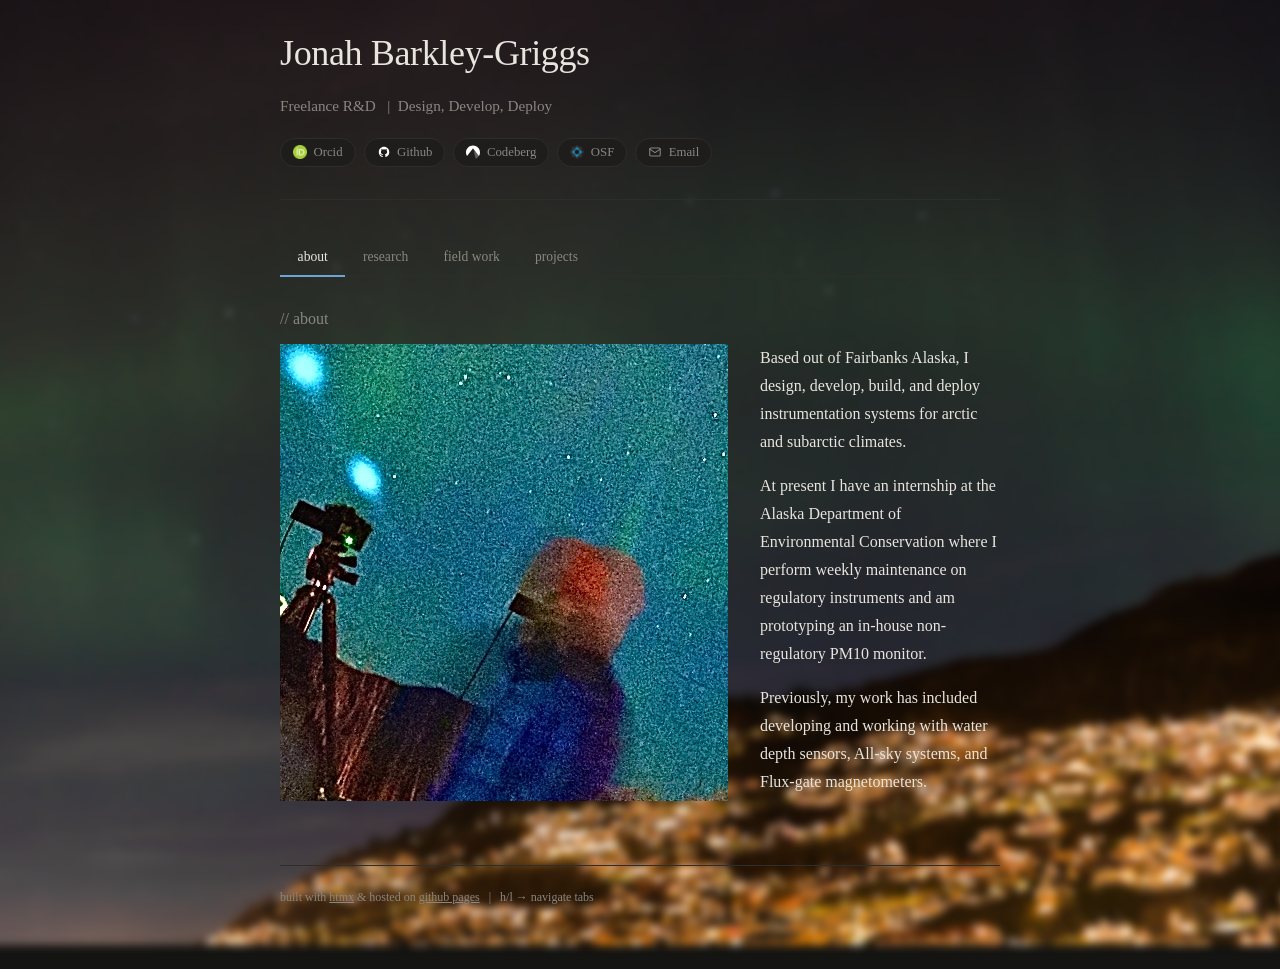
<file: index.html>
<!DOCTYPE html>
<html lang="en">
  <head>
    <meta charset="UTF-8" />
    <meta name="viewport" content="width=device-width, initial-scale=1.0" />
    <meta name="google-site-verification" content="KJeWqQTkk-X4gULXFw3VEvosNWEAcsPWlkD49jURq_0" />
    <meta name="description" content="Jonah Barkley-Griggs - freelance R&D, design, develop, deploy.">
    <meta name="color-scheme" content="dark">
    <title>Jonah Barkley-Griggs</title>
    <link rel="preconnect" href="https://fonts.googleapis.com" />
    <link rel="preconnect" href="https://fonts.gstatic.com" crossorigin />
    <link rel="stylesheet" href="style.css" />
    <link rel="icon" href="icons/favicon.png" type="image/png">
    <link href="https://fonts.googleapis.com/css2?family=IBM+Plex+Mono:wght@400;500&family=IBM+Plex+Sans:wght@400;500&display=swap" rel="stylesheet" />
    <script src="js/htmx.min.js" defer></script>
  </head>
  <body>
    <div class="page">

      <header>
        <h1 class="name">Jonah Barkley-Griggs</h1>
        <p class="tagline">Freelance R&amp;D &ensp;|&ensp;Design, Develop, Deploy </p>

        <!-- ── link bar: add / remove pills as needed ── -->
        <div class="links">

          <a class="link-pill" href="https://orcid.org/0009-0007-9132-3954" target="_blank" rel="noopener">
            <!-- ORCID icon -->
            <img src="icons/orcid.svg" alt="" aria-hidden="true" width="14" height="14" />
            Orcid
          </a>

          <a class="link-pill" href="https://github.com/Jsbarkleygriggs" target="_blank" rel="noopener">
            <!-- Github / git icon -->
            <img src="icons/Github.svg" alt="" aria-hidden="true" width="14" height="14" />
            Github
          </a>

          <a class="link-pill" href="https://codeberg.org/J_S_Barkely-Griggs" target="_blank" rel="noopener">
            <!-- Codeberg / git icon -->
            <img src="icons/Codeberg.svg" alt="" aria-hidden="true" width="14" height="14" />
            Codeberg
          </a>

          <a class="link-pill" href="https://osf.io/user/9reum" target="_blank" rel="noopener">
            <!-- OSF / git icon -->
            <img src="icons/OSF.svg" alt="" aria-hidden="true" width="14" height="14" />
            OSF
          </a>

          <a class="link-pill" href="mailto:jbarkleygriggs@gmail.com">
            <svg viewBox="0 0 24 24" aria-hidden="true">
              <rect x="3" y="5" width="18" height="14" rx="2"/>
              <path d="M3 7l9 6 9-6"/>
            </svg>
            Email
          </a>

        </div>
      </header>

      <!-- ── tab nav: each button swaps #content via HTMX ── -->
      <nav id="tabs">
        <div class="tab active"
          hx-get="partials/about.html"
          hx-target="#content"
          hx-swap="innerHTML"
          hx-on:click="setActive(this)">
          about
        </div>
        <div class="tab"
          hx-get="partials/research.html"
          hx-target="#content"
          hx-swap="innerHTML"
          hx-on:click="setActive(this)">
          research
        </div>
        <div class="tab"
          hx-get="partials/fieldwork.html"
          hx-target="#content"
          hx-swap="innerHTML"
          hx-on:click="setActive(this)">
          field work
        </div>
        <div class="tab"
          hx-get="partials/projects.html"
          hx-target="#content"
          hx-swap="innerHTML"
          hx-on:click="setActive(this)">
          projects
        </div>
      </nav>

      <main id="content">
        <div hx-get="partials/about.html" hx-trigger="load">
          loading...
        </div>
      </main>

      <footer>
        built with <a href="https://htmx.org" style="color:inherit">htmx</a> &amp;
        hosted on <a href="https://pages.github.com" style="color:inherit">github pages</a>
        &nbsp; | &nbsp;
        h/l → navigate tabs
      </footer>

    </div>

    <script>
      function setActive(el) {
        document.querySelectorAll('.tab').forEach(t => t.classList.remove('active'));
        el.classList.add('active');
      }
    </script>

    <script>
      document.addEventListener('keydown', (e) => {
        const tabs = [...document.querySelectorAll('.tab')];
        const current = tabs.findIndex(t => t.classList.contains('active'));

        if (e.key === 'h') {
          const prev = (current - 1 + tabs.length) % tabs.length;
          tabs[prev].click();
        }

        if (e.key === 'l') {
          const next = (current + 1) % tabs.length;
          tabs[next].click();
        }
      });
    </script>

    <script>
      window.addEventListener('DOMContentLoaded', () => {
        const hash = location.hash;
        if (!hash) return;
        const tabName = hash.slice(1).split('-')[0];
        const tab = [...document.querySelectorAll('.tab')]
          .find(t => t.getAttribute('hx-get') === `partials/${tabName}.html`);
        if (tab) htmx.trigger(tab, 'click');
      });

      document.addEventListener('click', e => {
        const a = e.target.closest('.anchor-link');
        if (a) {
          const activeTab = document.querySelector('.tab.active').getAttribute('hx-get').replace('partials/', '').replace('.html', '');
          const url = `${location.origin}${location.pathname}#${activeTab}-${a.hash.slice(1)}`;
          navigator.clipboard.writeText(url);
        }
      });
    </script>

    <script>
      document.addEventListener('htmx:afterSwap', () => {
        const el = document.getElementById(location.hash.split('-').slice(1).join('-'));
        if (el) el.scrollIntoView();
      });
    </script>

  </body>
</html>
</file>
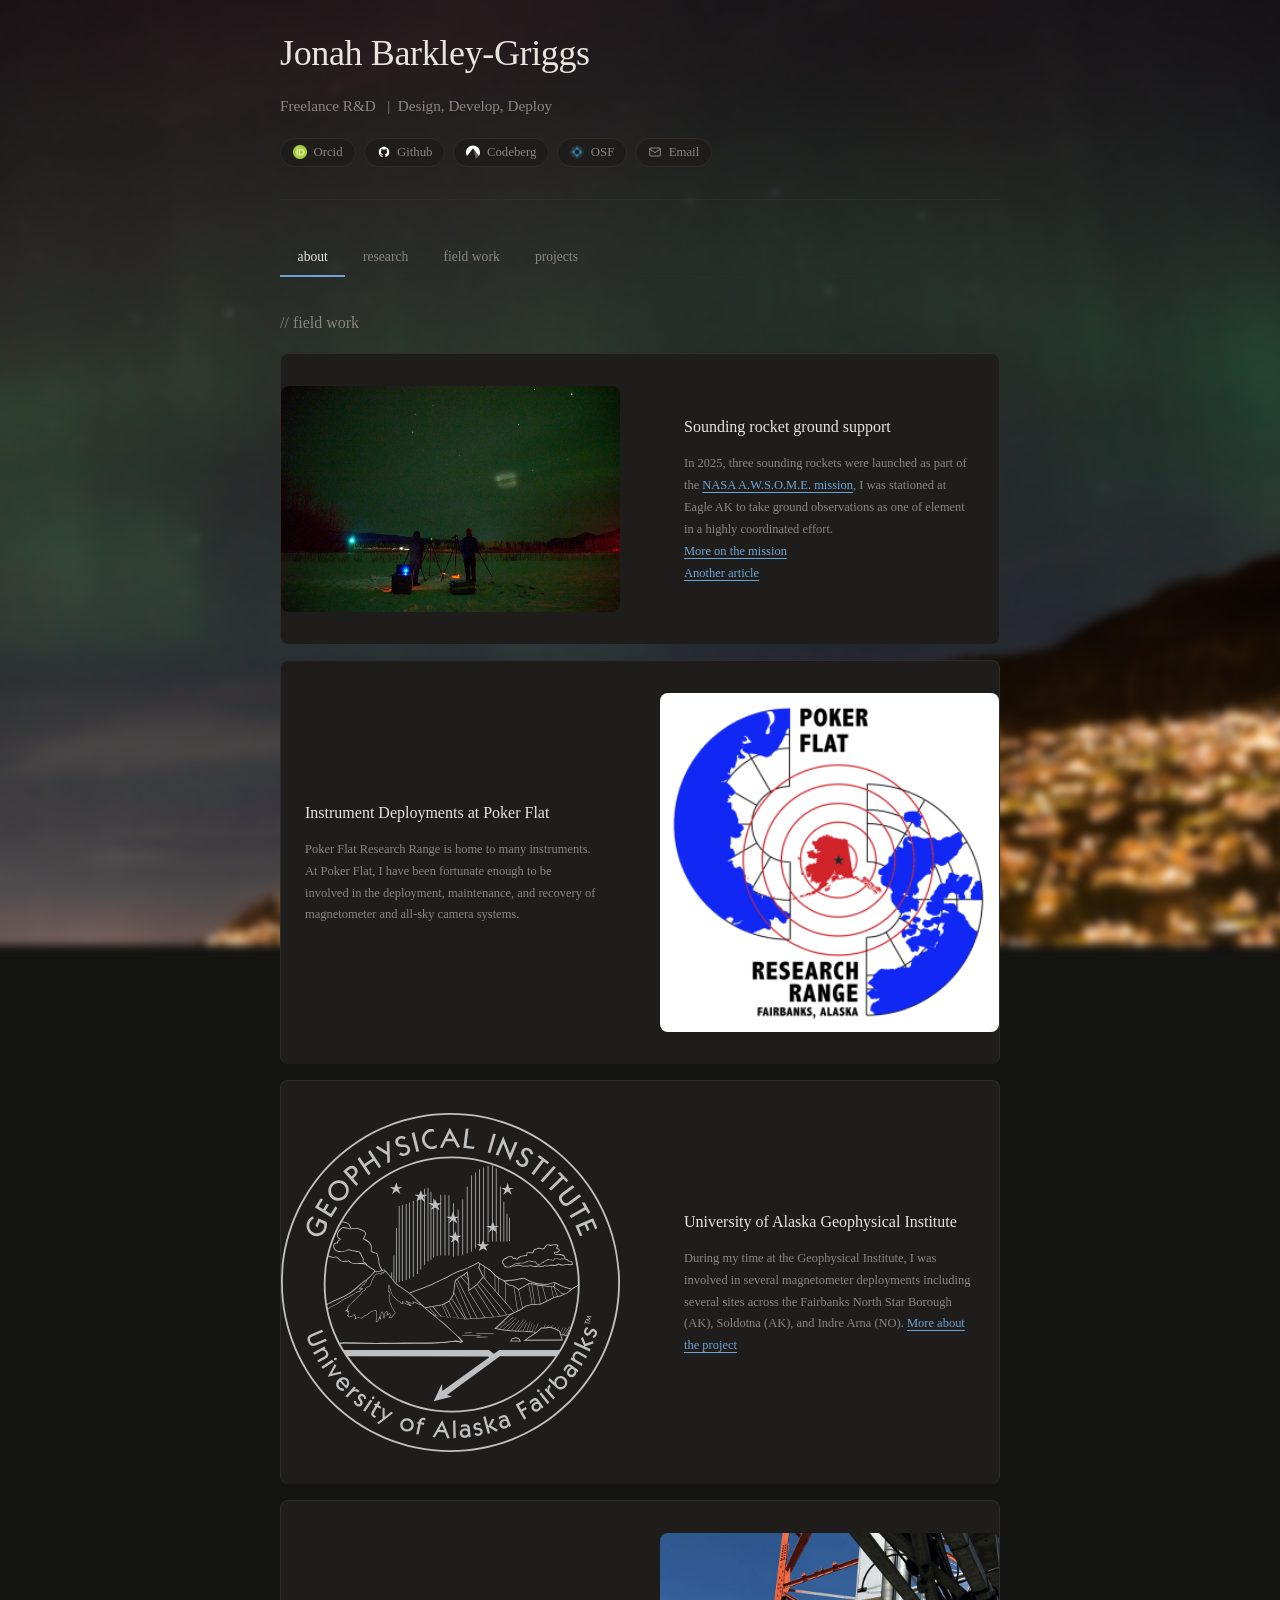
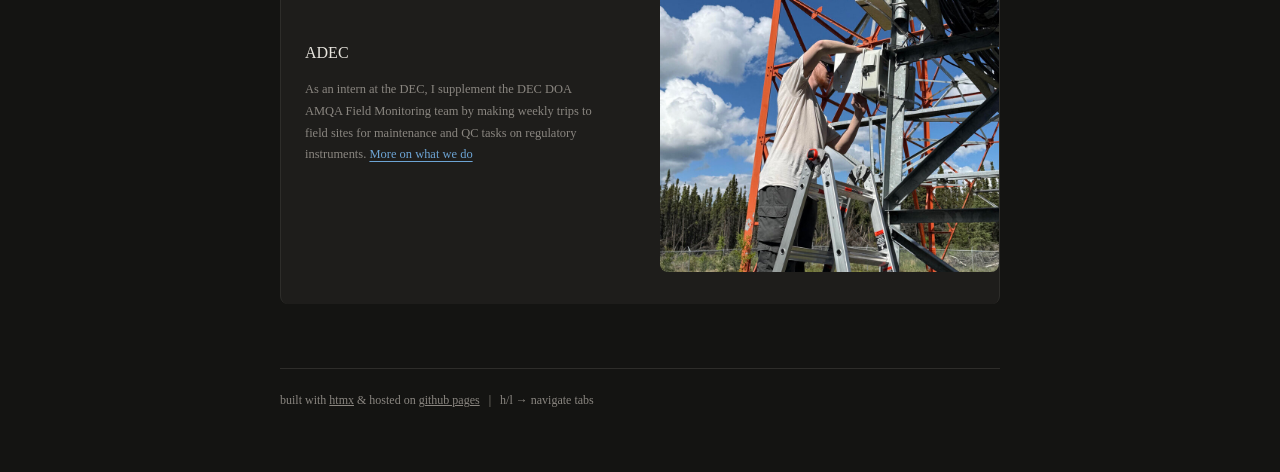
<file: fieldwork.html>
<!DOCTYPE html>
<html lang="en">
  <head>
    <meta charset="UTF-8" />
    <meta name="viewport" content="width=device-width, initial-scale=1.0" />
    <meta name="google-site-verification" content="KJeWqQTkk-X4gULXFw3VEvosNWEAcsPWlkD49jURq_0" />
    <meta name="description" content="Jonah Barkley-Griggs - freelance R&D, design, develop, deploy.">
    <meta name="color-scheme" content="dark">
    <title>Jonah Barkley-Griggs</title>
    <link rel="preconnect" href="https://fonts.googleapis.com" />
    <link rel="preconnect" href="https://fonts.gstatic.com" crossorigin />
    <link rel="stylesheet" href="style.css" />
    <link rel="icon" href="icons/favicon.png" type="image/png">
    <link href="https://fonts.googleapis.com/css2?family=IBM+Plex+Mono:wght@400;500&family=IBM+Plex+Sans:wght@400;500&display=swap" rel="stylesheet" />
    <script src="js/htmx.min.js" defer></script>
  </head>
  <body>
    <div class="page">

      <header>
        <h1 class="name">Jonah Barkley-Griggs</h1>
        <p class="tagline">Freelance R&amp;D &ensp;|&ensp;Design, Develop, Deploy </p>

        <!-- ── link bar: add / remove pills as needed ── -->
        <div class="links">

          <a class="link-pill" href="https://orcid.org/0009-0007-9132-3954" target="_blank" rel="noopener">
            <!-- ORCID icon -->
            <img src="icons/orcid.svg" alt="" aria-hidden="true" width="14" height="14" />
            Orcid
          </a>

          <a class="link-pill" href="https://github.com/Jsbarkleygriggs" target="_blank" rel="noopener">
            <!-- Github / git icon -->
            <img src="icons/Github.svg" alt="" aria-hidden="true" width="14" height="14" />
            Github
          </a>

          <a class="link-pill" href="https://codeberg.org/J_S_Barkely-Griggs" target="_blank" rel="noopener">
            <!-- Codeberg / git icon -->
            <img src="icons/Codeberg.svg" alt="" aria-hidden="true" width="14" height="14" />
            Codeberg
          </a>

          <a class="link-pill" href="https://osf.io/user/9reum" target="_blank" rel="noopener">
            <!-- OSF / git icon -->
            <img src="icons/OSF.svg" alt="" aria-hidden="true" width="14" height="14" />
            OSF
          </a>

          <a class="link-pill" href="mailto:jbarkleygriggs@gmail.com">
            <svg viewBox="0 0 24 24" aria-hidden="true">
              <rect x="3" y="5" width="18" height="14" rx="2"/>
              <path d="M3 7l9 6 9-6"/>
            </svg>
            Email
          </a>

        </div>
      </header>

      <!-- ── tab nav: each button swaps #content via HTMX ── -->
      <nav id="tabs">
        <div class="tab active"
          hx-get="partials/about.html"
          hx-target="#content"
          hx-swap="innerHTML"
          hx-on:click="setActive(this)">
          about
        </div>
        <div class="tab"
          hx-get="partials/research.html"
          hx-target="#content"
          hx-swap="innerHTML"
          hx-on:click="setActive(this)">
          research
        </div>
        <div class="tab"
          hx-get="partials/fieldwork.html"
          hx-target="#content"
          hx-swap="innerHTML"
          hx-on:click="setActive(this)">
          field work
        </div>
        <div class="tab"
          hx-get="partials/projects.html"
          hx-target="#content"
          hx-swap="innerHTML"
          hx-on:click="setActive(this)">
          projects
        </div>
      </nav>

      <main id="content">
        <div hx-get="partials/fieldwork.html" hx-trigger="load">
          loading...
        </div>
      </main>

      <footer>
        built with <a href="https://htmx.org" style="color:inherit">htmx</a> &amp;
        hosted on <a href="https://pages.github.com" style="color:inherit">github pages</a>
        &nbsp; | &nbsp;
        h/l → navigate tabs
      </footer>

    </div>

    <script>
      function setActive(el) {
        document.querySelectorAll('.tab').forEach(t => t.classList.remove('active'));
        el.classList.add('active');
      }
    </script>

    <script>
      document.addEventListener('keydown', (e) => {
        const tabs = [...document.querySelectorAll('.tab')];
        const current = tabs.findIndex(t => t.classList.contains('active'));

        if (e.key === 'h') {
          const prev = (current - 1 + tabs.length) % tabs.length;
          tabs[prev].click();
        }

        if (e.key === 'l') {
          const next = (current + 1) % tabs.length;
          tabs[next].click();
        }
      });
    </script>

    <script>
      window.addEventListener('DOMContentLoaded', () => {
        const hash = location.hash;
        if (!hash) return;
        const tabName = hash.slice(1).split('-')[0];
        const tab = [...document.querySelectorAll('.tab')]
          .find(t => t.getAttribute('hx-get') === `partials/${tabName}.html`);
        if (tab) htmx.trigger(tab, 'click');
      });

      document.addEventListener('click', e => {
        const a = e.target.closest('.anchor-link');
        if (a) {
          const activeTab = document.querySelector('.tab.active').getAttribute('hx-get').replace('partials/', '').replace('.html', '');
          const url = `${location.origin}${location.pathname}#${activeTab}-${a.hash.slice(1)}`;
          navigator.clipboard.writeText(url);
        }
      });
    </script>

    <script>
      document.addEventListener('htmx:afterSwap', () => {
        const el = document.getElementById(location.hash.split('-').slice(1).join('-'));
        if (el) el.scrollIntoView();
      });
    </script>

  </body>
</html>
</file>
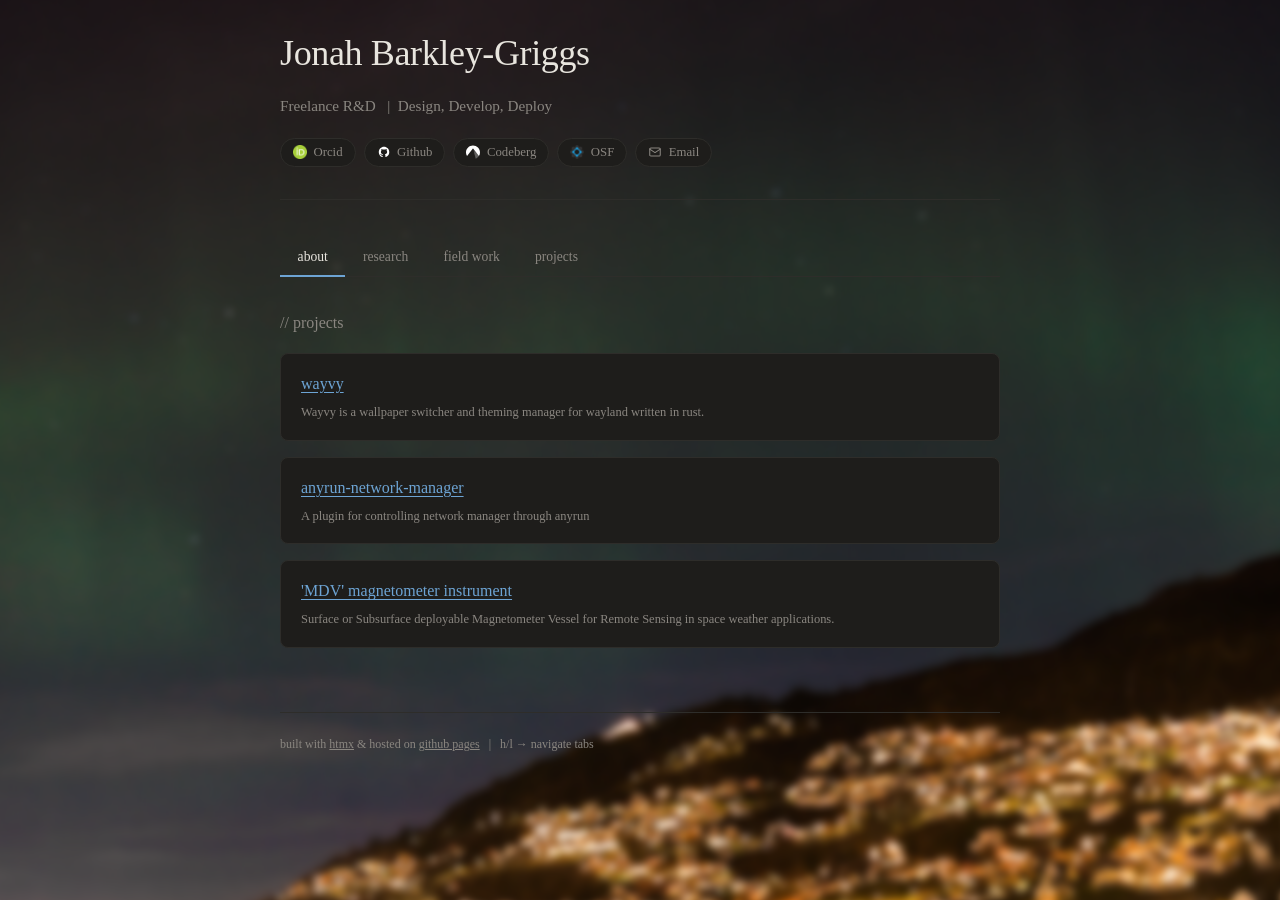
<file: projects.html>
<!DOCTYPE html>
<html lang="en">
  <head>
    <meta charset="UTF-8" />
    <meta name="viewport" content="width=device-width, initial-scale=1.0" />
    <meta name="google-site-verification" content="KJeWqQTkk-X4gULXFw3VEvosNWEAcsPWlkD49jURq_0" />
    <meta name="description" content="Jonah Barkley-Griggs - freelance R&D, design, develop, deploy.">
    <meta name="color-scheme" content="dark">
    <title>Jonah Barkley-Griggs</title>
    <link rel="preconnect" href="https://fonts.googleapis.com" />
    <link rel="preconnect" href="https://fonts.gstatic.com" crossorigin />
    <link rel="stylesheet" href="style.css" />
    <link rel="icon" href="icons/favicon.png" type="image/png">
    <link href="https://fonts.googleapis.com/css2?family=IBM+Plex+Mono:wght@400;500&family=IBM+Plex+Sans:wght@400;500&display=swap" rel="stylesheet" />
    <script src="js/htmx.min.js" defer></script>
  </head>
  <body>
    <div class="page">

      <header>
        <h1 class="name">Jonah Barkley-Griggs</h1>
        <p class="tagline">Freelance R&amp;D &ensp;|&ensp;Design, Develop, Deploy </p>

        <!-- ── link bar: add / remove pills as needed ── -->
        <div class="links">

          <a class="link-pill" href="https://orcid.org/0009-0007-9132-3954" target="_blank" rel="noopener">
            <!-- ORCID icon -->
            <img src="icons/orcid.svg" alt="" aria-hidden="true" width="14" height="14" />
            Orcid
          </a>

          <a class="link-pill" href="https://github.com/Jsbarkleygriggs" target="_blank" rel="noopener">
            <!-- Github / git icon -->
            <img src="icons/Github.svg" alt="" aria-hidden="true" width="14" height="14" />
            Github
          </a>

          <a class="link-pill" href="https://codeberg.org/J_S_Barkely-Griggs" target="_blank" rel="noopener">
            <!-- Codeberg / git icon -->
            <img src="icons/Codeberg.svg" alt="" aria-hidden="true" width="14" height="14" />
            Codeberg
          </a>

          <a class="link-pill" href="https://osf.io/user/9reum" target="_blank" rel="noopener">
            <!-- OSF / git icon -->
            <img src="icons/OSF.svg" alt="" aria-hidden="true" width="14" height="14" />
            OSF
          </a>

          <a class="link-pill" href="mailto:jbarkleygriggs@gmail.com">
            <svg viewBox="0 0 24 24" aria-hidden="true">
              <rect x="3" y="5" width="18" height="14" rx="2"/>
              <path d="M3 7l9 6 9-6"/>
            </svg>
            Email
          </a>

        </div>
      </header>

      <!-- ── tab nav: each button swaps #content via HTMX ── -->
      <nav id="tabs">
        <div class="tab active"
          hx-get="partials/about.html"
          hx-target="#content"
          hx-swap="innerHTML"
          hx-on:click="setActive(this)">
          about
        </div>
        <div class="tab"
          hx-get="partials/research.html"
          hx-target="#content"
          hx-swap="innerHTML"
          hx-on:click="setActive(this)">
          research
        </div>
        <div class="tab"
          hx-get="partials/fieldwork.html"
          hx-target="#content"
          hx-swap="innerHTML"
          hx-on:click="setActive(this)">
          field work
        </div>
        <div class="tab"
          hx-get="partials/projects.html"
          hx-target="#content"
          hx-swap="innerHTML"
          hx-on:click="setActive(this)">
          projects
        </div>
      </nav>

      <main id="content">
        <div hx-get="partials/projects.html" hx-trigger="load">
          loading...
        </div>
      </main>

      <footer>
        built with <a href="https://htmx.org" style="color:inherit">htmx</a> &amp;
        hosted on <a href="https://pages.github.com" style="color:inherit">github pages</a>
        &nbsp; | &nbsp;
        h/l → navigate tabs
      </footer>

    </div>

    <script>
      function setActive(el) {
        document.querySelectorAll('.tab').forEach(t => t.classList.remove('active'));
        el.classList.add('active');
      }
    </script>

    <script>
      document.addEventListener('keydown', (e) => {
        const tabs = [...document.querySelectorAll('.tab')];
        const current = tabs.findIndex(t => t.classList.contains('active'));

        if (e.key === 'h') {
          const prev = (current - 1 + tabs.length) % tabs.length;
          tabs[prev].click();
        }

        if (e.key === 'l') {
          const next = (current + 1) % tabs.length;
          tabs[next].click();
        }
      });
    </script>

    <script>
      window.addEventListener('DOMContentLoaded', () => {
        const hash = location.hash;
        if (!hash) return;
        const tabName = hash.slice(1).split('-')[0];
        const tab = [...document.querySelectorAll('.tab')]
          .find(t => t.getAttribute('hx-get') === `partials/${tabName}.html`);
        if (tab) htmx.trigger(tab, 'click');
      });

      document.addEventListener('click', e => {
        const a = e.target.closest('.anchor-link');
        if (a) {
          const activeTab = document.querySelector('.tab.active').getAttribute('hx-get').replace('partials/', '').replace('.html', '');
          const url = `${location.origin}${location.pathname}#${activeTab}-${a.hash.slice(1)}`;
          navigator.clipboard.writeText(url);
        }
      });
    </script>

    <script>
      document.addEventListener('htmx:afterSwap', () => {
        const el = document.getElementById(location.hash.split('-').slice(1).join('-'));
        if (el) el.scrollIntoView();
      });
    </script>

  </body>
</html>
</file>
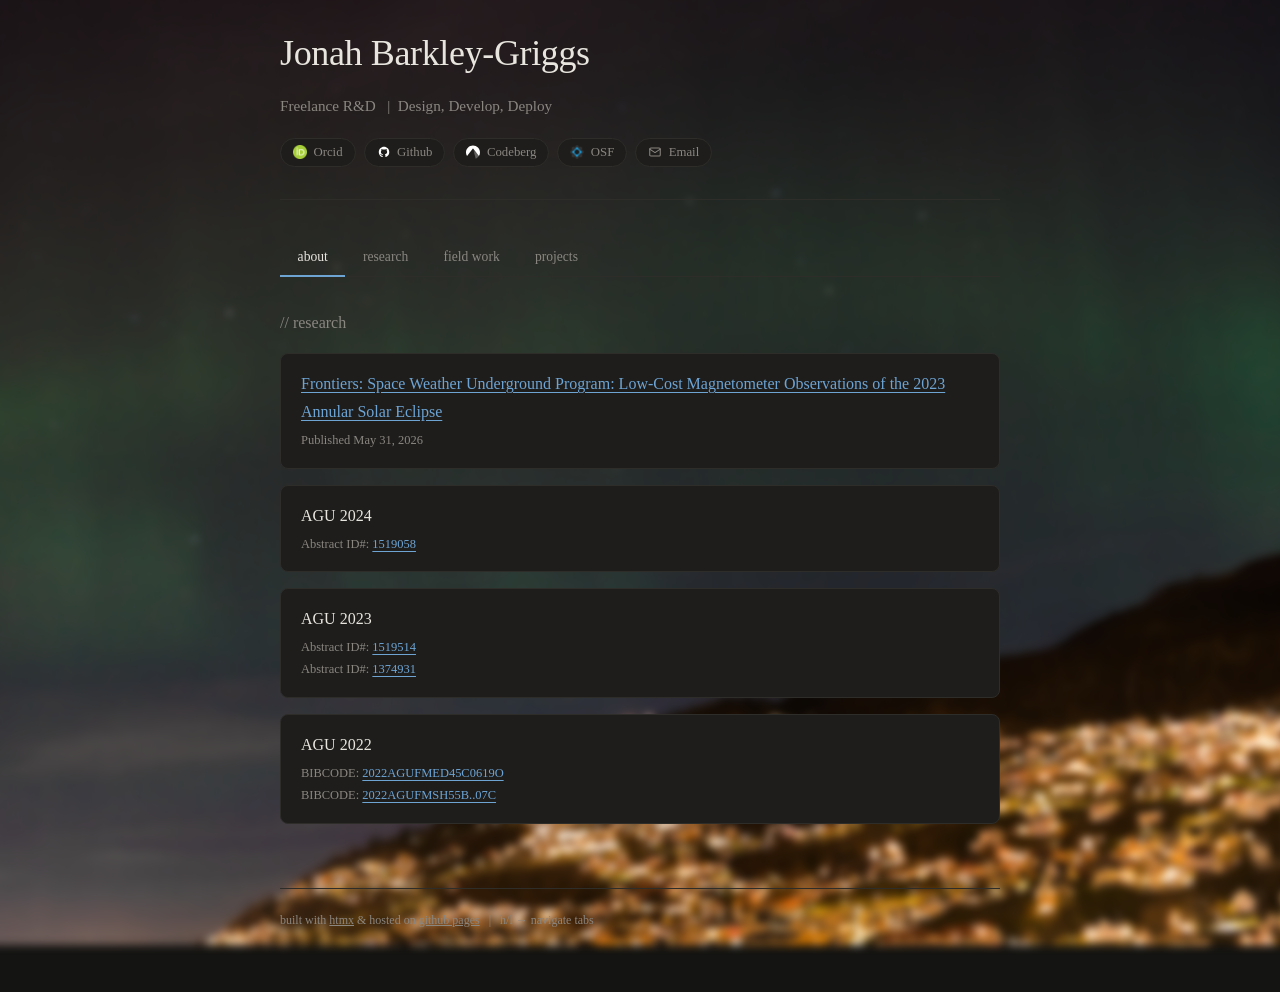
<file: reserch.html>
<!DOCTYPE html>
<html lang="en">
  <head>
    <meta charset="UTF-8" />
    <meta name="viewport" content="width=device-width, initial-scale=1.0" />
    <meta name="google-site-verification" content="KJeWqQTkk-X4gULXFw3VEvosNWEAcsPWlkD49jURq_0" />
    <meta name="description" content="Jonah Barkley-Griggs - freelance R&D, design, develop, deploy.">
    <meta name="color-scheme" content="dark">
    <title>Jonah Barkley-Griggs</title>
    <link rel="preconnect" href="https://fonts.googleapis.com" />
    <link rel="preconnect" href="https://fonts.gstatic.com" crossorigin />
    <link rel="stylesheet" href="style.css" />
    <link rel="icon" href="icons/favicon.png" type="image/png">
    <link href="https://fonts.googleapis.com/css2?family=IBM+Plex+Mono:wght@400;500&family=IBM+Plex+Sans:wght@400;500&display=swap" rel="stylesheet" />
    <script src="js/htmx.min.js" defer></script>
  </head>
  <body>
    <div class="page">

      <header>
        <h1 class="name">Jonah Barkley-Griggs</h1>
        <p class="tagline">Freelance R&amp;D &ensp;|&ensp;Design, Develop, Deploy </p>

        <!-- ── link bar: add / remove pills as needed ── -->
        <div class="links">

          <a class="link-pill" href="https://orcid.org/0009-0007-9132-3954" target="_blank" rel="noopener">
            <!-- ORCID icon -->
            <img src="icons/orcid.svg" alt="" aria-hidden="true" width="14" height="14" />
            Orcid
          </a>

          <a class="link-pill" href="https://github.com/Jsbarkleygriggs" target="_blank" rel="noopener">
            <!-- Github / git icon -->
            <img src="icons/Github.svg" alt="" aria-hidden="true" width="14" height="14" />
            Github
          </a>

          <a class="link-pill" href="https://codeberg.org/J_S_Barkely-Griggs" target="_blank" rel="noopener">
            <!-- Codeberg / git icon -->
            <img src="icons/Codeberg.svg" alt="" aria-hidden="true" width="14" height="14" />
            Codeberg
          </a>

          <a class="link-pill" href="https://osf.io/user/9reum" target="_blank" rel="noopener">
            <!-- OSF / git icon -->
            <img src="icons/OSF.svg" alt="" aria-hidden="true" width="14" height="14" />
            OSF
          </a>

          <a class="link-pill" href="mailto:jbarkleygriggs@gmail.com">
            <svg viewBox="0 0 24 24" aria-hidden="true">
              <rect x="3" y="5" width="18" height="14" rx="2"/>
              <path d="M3 7l9 6 9-6"/>
            </svg>
            Email
          </a>

        </div>
      </header>

      <!-- ── tab nav: each button swaps #content via HTMX ── -->
      <nav id="tabs">
        <div class="tab active"
          hx-get="partials/about.html"
          hx-target="#content"
          hx-swap="innerHTML"
          hx-on:click="setActive(this)">
          about
        </div>
        <div class="tab"
          hx-get="partials/research.html"
          hx-target="#content"
          hx-swap="innerHTML"
          hx-on:click="setActive(this)">
          research
        </div>
        <div class="tab"
          hx-get="partials/fieldwork.html"
          hx-target="#content"
          hx-swap="innerHTML"
          hx-on:click="setActive(this)">
          field work
        </div>
        <div class="tab"
          hx-get="partials/projects.html"
          hx-target="#content"
          hx-swap="innerHTML"
          hx-on:click="setActive(this)">
          projects
        </div>
      </nav>

      <main id="content">
        <div hx-get="partials/research.html" hx-trigger="load">
          loading...
        </div>
      </main>

      <footer>
        built with <a href="https://htmx.org" style="color:inherit">htmx</a> &amp;
        hosted on <a href="https://pages.github.com" style="color:inherit">github pages</a>
        &nbsp; | &nbsp;
        h/l → navigate tabs
      </footer>

    </div>

    <script>
      function setActive(el) {
        document.querySelectorAll('.tab').forEach(t => t.classList.remove('active'));
        el.classList.add('active');
      }
    </script>

    <script>
      document.addEventListener('keydown', (e) => {
        const tabs = [...document.querySelectorAll('.tab')];
        const current = tabs.findIndex(t => t.classList.contains('active'));

        if (e.key === 'h') {
          const prev = (current - 1 + tabs.length) % tabs.length;
          tabs[prev].click();
        }

        if (e.key === 'l') {
          const next = (current + 1) % tabs.length;
          tabs[next].click();
        }
      });
    </script>

    <script>
      window.addEventListener('DOMContentLoaded', () => {
        const hash = location.hash;
        if (!hash) return;
        const tabName = hash.slice(1).split('-')[0];
        const tab = [...document.querySelectorAll('.tab')]
          .find(t => t.getAttribute('hx-get') === `partials/${tabName}.html`);
        if (tab) htmx.trigger(tab, 'click');
      });

      document.addEventListener('click', e => {
        const a = e.target.closest('.anchor-link');
        if (a) {
          const activeTab = document.querySelector('.tab.active').getAttribute('hx-get').replace('partials/', '').replace('.html', '');
          const url = `${location.origin}${location.pathname}#${activeTab}-${a.hash.slice(1)}`;
          navigator.clipboard.writeText(url);
        }
      });
    </script>

    <script>
      document.addEventListener('htmx:afterSwap', () => {
        const el = document.getElementById(location.hash.split('-').slice(1).join('-'));
        if (el) el.scrollIntoView();
      });
    </script>

  </body>
</html>
</file>
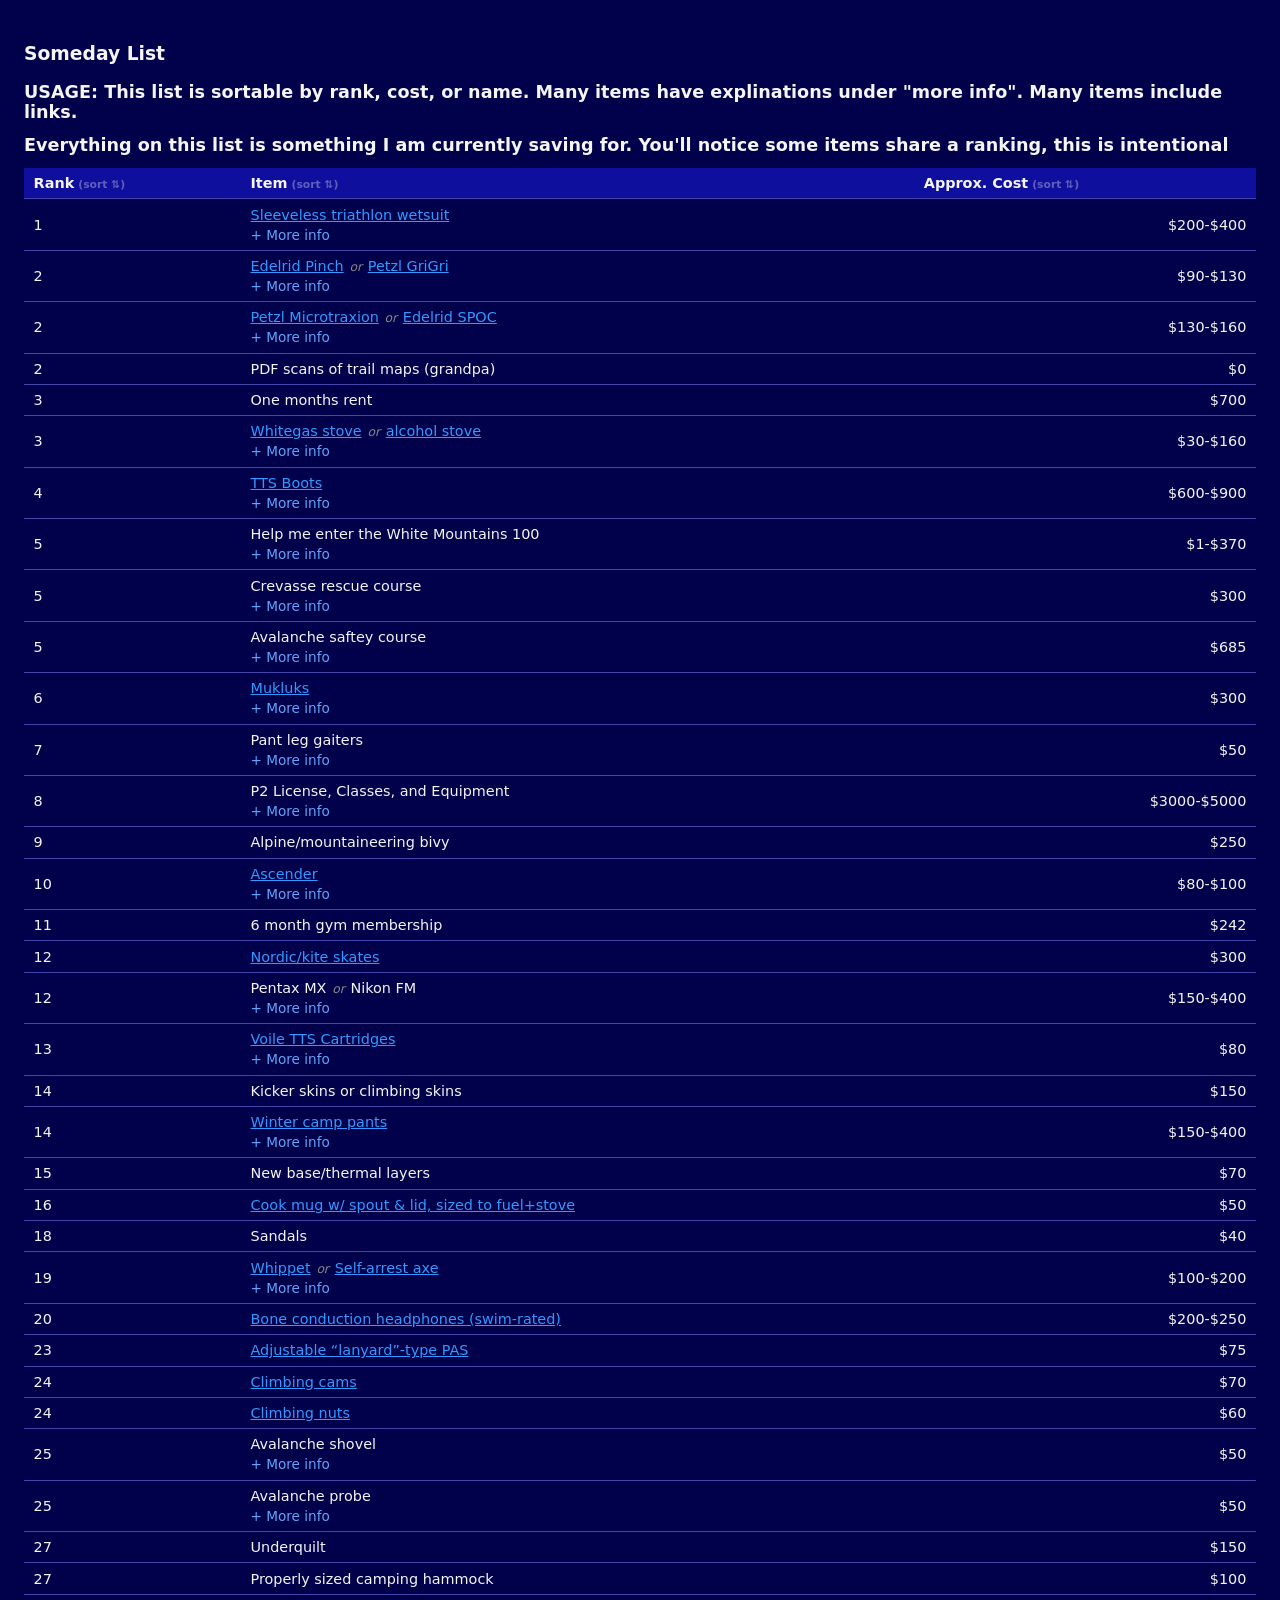
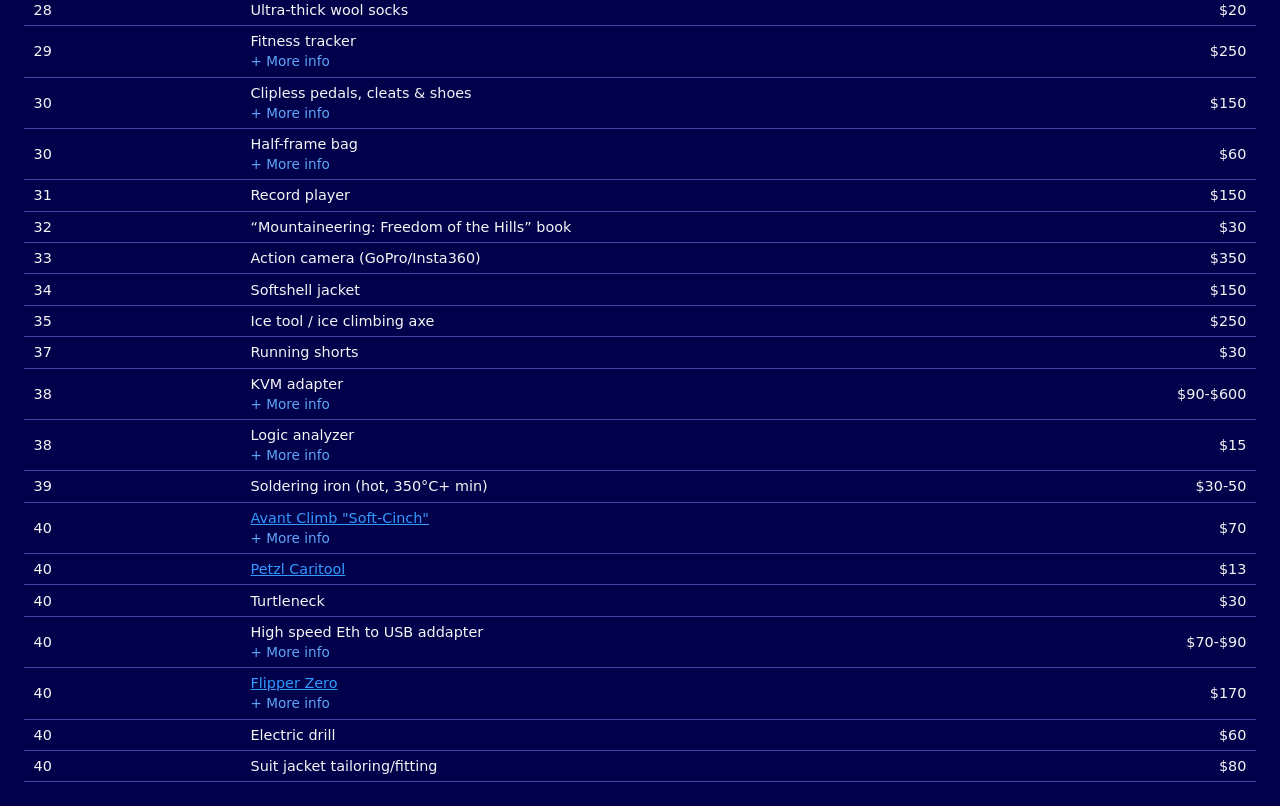
<file: partials/christmas.html>
<!--
<tr class="gear-row">
<td class="col-index">0</td>
<td class="col-name">
<div class="alt-group">
<span class="alt-item"><a href="">option one</a></span>
<span class="alt-sep">or</span>
<span class="alt-item"><a href="">option two</a></span>
</div>
<details class="more-info">
<summary>More info</summary>
<p>
this is an example <br>
heres more info
</p>
</details>
</td>
<td class="col-price" data-value="900">$900</td>
</tr>
-->

<!DOCTYPE html>
<html lang="en">
  <head>
    <meta charset="UTF-8">
    <title>Someday List</title>
    <style>
    :root{
      --bg: #00004B;
      --fg: #f5f5f5;
      --border: #4444aa;
      --head: #1111a8;
      --hover: #1515b8;
      --accent: #60a5fa;
    }
    @media (prefers-color-scheme: dark){
      :root:not([data-theme="light"]){
        --bg: #00004B;
        --fg: #f5f5f5;
        --border: #4444aa;
        --head: #1111a8;
        --hover: #1515b8;
        --accent: #60a5fa;
      }
    }
    body{
      background:var(--bg);
      color:var(--fg);
      font-family:system-ui,sans-serif;
      margin:0;
      padding:1.5rem;
      isolation:isolate;
    }
    .santa-sprite{
      position:fixed;
      top:0; left:0;
      width:96px; height:48px;
      pointer-events:none;
      z-index:10;
      will-change:transform;
    }
    .snowflake{
      position:fixed;
      top:-40px;
      pointer-events:none;
      z-index:-1;              /* was 5 */
      will-change:transform;
      animation-name:snow-fall;
      animation-timing-function:linear;
      animation-fill-mode:forwards;
    }

    @keyframes snow-fall{
    from{ transform:translate(0, 0) rotate(0deg); }
    to{   transform:translate(var(--drift), var(--fall-distance)) rotate(var(--spin)); }
    }
    h1{ font-size:1.1rem; margin:0 0 .8rem; }
    .wrap{ overflow-x:auto; }
    a:link {
      color: #3399ff;
    }

    a:visited {
      color: #cc66ff;
    }

    a:hover {
      color: #ffffff;
    }

    a:active {
      color: #ff9900;
    }
    table{ border-collapse:collapse; width:100%; min-width:600px; font-size:.9rem; }
    th,td{ border-bottom:1px solid var(--border); padding:.45rem .6rem; text-align:left; }
    th{ background:rgba(17,17,168,.90); cursor:pointer; user-select:none; }
    th .arrow{ opacity:.5; margin-left:4px; font-size:.75em; }
    th[data-sort]{ position:relative; }
    th[data-sort]:hover{ color:var(--accent); }
    th[data-sort] .arrow{ opacity:.35; margin-left:4px; font-size:.75em; }
    th[data-sort] .arrow.active{ opacity:1; }
    .col-price{ text-align:right; font-variant-numeric:tabular-nums; }
    tr:hover td{ background:rgba(21,21,184,.8); }
    .alt-group{ display:flex; gap:.4em; flex-wrap:wrap; align-items:baseline; }
    .alt-sep{ color:var(--muted, #888); font-style:italic; font-size:.85em; }
    details.more-info{ margin-top:.25rem; font-size:.85rem; }
    details.more-info summary{
      cursor:pointer; color:var(--accent); list-style:none; display:inline-block;
    }
    details.more-info summary::-webkit-details-marker{ display:none; }
    details.more-info summary::before{ content:"+ "; }
    details.more-info[open] summary::before{ content:"– "; }
    details.more-info p{ margin:.35rem 0 0; color:var(--fg); opacity:.85; }
    </style>
  </head>
  <body>
    <img id="santa-template" class="santa-sprite" src="/images/santa.png" alt="" hidden>
    <img id="flake-template" class="snowflake" src="/images/flake.png" alt="" hidden>
    <h3>Someday List</h3>
    <h1>USAGE: This list is sortable by rank, cost, or name. Many items have explinations under "more info". Many items include links.</h1>
    <h1>Everything on this list is something I am currently saving for. You'll notice some items share a ranking, this is intentional</h1>
    <div class="wrap">
      <table id="gear-table">
        <thead>
          <tr>
            <th data-sort="col-index" data-type="num" title="Click to sort">Rank<span class="arrow">(sort ⇅)</span></th>
            <th data-sort="col-name" data-type="text" title="Click to sort">Item<span class="arrow">(sort ⇅)</span></th>
            <th data-sort="col-price" data-type="num" title="Click to sort">Approx. Cost<span class="arrow">(sort ⇅)</span></th>
          </tr>
        </thead>

        <tbody>


          <tr class="gear-row">
            <td class="col-index">1</td>
            <td class="col-name">
              <a href="https://www.xterrawetsuits.com/products/volt-sleeveless">Sleeveless triathlon wetsuit</a>
              <details class="more-info">
                <summary>More info</summary>
                <p>
                  Size: Medium<br>
                  Discount (60%): "R-ARCTIC"<br>
                  USE: Triathlon, cold-water swimming, etc
                </p>
              </details>
            </td>
            <td class="col-price" data-value="200">$200-$400</td>
          </tr>

          <tr class="gear-row">
            <td class="col-index">2</td>
            <td class="col-name">
              <div class="alt-group">
                <span class="alt-item"><a href="https://hownot2.com/products/pinch">Edelrid Pinch</a></span>
                <span class="alt-sep">or</span>
                <span class="alt-item"><a href="https://hownot2.com/products/grigri-belay-device">Petzl GriGri</a></span>
              </div>
              <details class="more-info">
                <summary>More info</summary>
                <p>
                  Pinch is preferred for safety and is sometimes the same price or cheaper.<br>
                  USE: climbing, rigging.
                </p>
              </details>
            </td>
            <td class="col-price" data-value="100">$90-$130</td>
          </tr>

          <tr class="gear-row">
            <td class="col-index">2</td>
            <td class="col-name">
              <div class="alt-group">
                <span class="alt-item"><a href="https://hownot2.com/products/micro-traxion">Petzl Microtraxion</a></span>
                <span class="alt-sep">or</span>
                <span class="alt-item"><a href="https://hownot2.com/products/spoc">Edelrid SPOC</a></span>
              </div>
              <details class="more-info">
                <summary>More info</summary>
                <p>
                  USE: climbing, rigging, self-rescue.
                </p>
              </details>
            </td>
            <td class="col-price" data-value="130">$130-$160</td>
          </tr>

          <tr class="gear-row">
            <td class="col-index">2</td>
            <td class="col-name">PDF scans of trail maps (grandpa)</td>
            <td class="col-price" data-value="0">$0</td>
          </tr>

          <tr class="gear-row">
            <td class="col-index">3</td>
            <td class="col-name">
              One months rent
            </td>
            <td class="col-price" data-value="700">$700</td>
          </tr>

          <tr class="gear-row">
            <td class="col-index">3</td>
            <td class="col-name">
              <div class="alt-group">
                <span class="alt-item"><a href="https://www.rei.com/product/238320/msr-whisperlite-international-stove">Whitegas stove</a></span>
                <span class="alt-sep">or</span>
                <span class="alt-item"><a href="https://www.garagegrowngear.com/products/triad-multi-fuel-stove">alcohol stove</a></span>
                <!--https://www.amazon.com/dp/B0D19F94BK?tag=carcbest-20-->
              </div>
              <details class="more-info">
                <summary>More info</summary>
                <p>
                  USE: winter backpacking, mountaineering, backpacking internationally.<br>
                  <br>
                  The international whisperlight is THE whitegass stove of the backcountry: reliable, efficient, effective in -60f, a staple of the community.<br>
                </p>
              </details>
            </td>
            <td class="col-price" data-value="90">$30-$160</td>
          </tr>

          <tr class="gear-row">
            <td class="col-index">4</td>
            <td class="col-name">
              <a href="https://www.alpinstore.com/en/590214-scarpa-tx-pro-black-red-.html">TTS Boots</a>
              <details class="more-info">
                <summary>More info</summary>
                <p>
                  USE: Ski (uphill and downhill), plus ice climbing<br>
                  Size: Mondo 29
                </p>
              </details>
            </td>
            <td class="col-price" data-value="700">$600-$900</td>
          </tr>

          <tr class="gear-row">
            <td class="col-index">5</td>
            <td class="col-name">
              Help me enter the White Mountains 100
              <details class="more-info">
                <summary>More info</summary>
                <p>
                  Its a 100 mile ski race north of fairbanks.<br>
                  It'll require gear, an entrance fee, and an ultradistance winter qualifier.
                </p>
              </details>
            </td>
            <td class="col-price" data-value="300">$1-$370</td>
          </tr>

          <tr class="gear-row">
            <td class="col-index">5</td>
            <td class="col-name">
              Crevasse rescue course
              <details class="more-info">
                <summary>More info</summary>
                <p>
                     USE: I'm traversing glaciers already, might as well do it safely<br>
                     Covers: glacier traversal and crevasse rescue
                     I am currently signed up for one.
                </p>
              </details>
            </td>
            <td class="col-price" data-value="300">$300</td>
          </tr>

          <tr class="gear-row">
            <td class="col-index">5</td>
            <td class="col-name">
              Avalanche saftey course
              <details class="more-info">
                <summary>More info</summary>
                <p>
                  USE: Predict and avoid avalances<br>
                  Also covers avalanche rescue techneques<br>
                  I am currently signed up for one.
                </p>
              </details>
            </td>
            <td class="col-price" data-value="685">$685</td>
          </tr>

          <tr class="gear-row">
            <td class="col-index">6</td>
            <td class="col-name">
              <a href="https://mukluks.com/products/yukon-mens?variant=49407223955729">Mukluks</a>
              <details class="more-info">
                <summary>More info</summary>
                <p>
                  wwwaaaarrrmmmm<br>
                  Size: Mens 11 double wide or Mens 12 wide
                </p>
              </details>
            </td>
            <td class="col-price" data-value="300">$300</td>
          </tr>

          <tr class="gear-row">
            <td class="col-index">7</td>
            <td class="col-name">
              Pant leg gaiters
              <details class="more-info">
                <summary>More info</summary>
                <p>
                  USE: ice climbing & deep snow.<br>
                  Keeps my crampons from shredding my pants. Keeps snow out of my boots.
                </p>
              </details>
            </td>
            <td class="col-price" data-value="50">$50</td>
          </tr>

          <tr class="gear-row">
            <td class="col-index">8</td>
            <td class="col-name">
              P2 License, Classes, and Equipment
              <details class="more-info">
                <summary>More info</summary>
                <p>
                  Paragliding
                </p>
              </details>
            </td>
            <td class="col-price" data-value="3000">$3000-$5000</td>
          </tr>

          <tr class="gear-row">
            <td class="col-index">9</td>
            <td class="col-name">Alpine/mountaineering bivy</td>
            <td class="col-price" data-value="250">$250</td>
          </tr>

          <tr class="gear-row">
            <td class="col-index">10</td>
            <td class="col-name">
              <a href="https://hownot2.com/search?q=ascender&type=product">Ascender</a>
              <details class="more-info">
                <summary>More info</summary>
                <p>
                  Must have a handle (NOT Tibloc/Ropeman)<br>
                  USE: climbing, rigging, self-rescue
                </p>
              </details>
            </td>
            <td class="col-price" data-value="80">$80-$100</td>
          </tr>

          <tr class="gear-row">
            <td class="col-index">11</td>
            <td class="col-name">6 month gym membership</td>
            <td class="col-price" data-value="242">$242</td>
          </tr>

          <tr class="gear-row">
            <td class="col-index">12</td>
            <td class="col-name"><a href="https://ermineskate.com/">Nordic/kite skates</a></td>
            <td class="col-price" data-value="300">$300</td>
          </tr>


          <tr class="gear-row">
            <td class="col-index">12</td>
            <td class="col-name">
              <div class="alt-group">
                <span class="alt-item">Pentax MX</span>
                <span class="alt-sep">or</span>
                <span class="alt-item">Nikon FM</span>
              </div>
              <details class="more-info">
                <summary>More info</summary>
                <p>
                  Pentax MX preferred for weight and size
                </p>
              </details>
            </td>
            <td class="col-price" data-value="250">$150-$400</td>
          </tr>

          <tr class="gear-row">
            <td class="col-index">13</td>
            <td class="col-name">
              <a href="https://www.voile.com/voile-tts-spring-cartridges.html">Voile TTS Cartridges</a>
              <details class="more-info">
                <summary>More info</summary>
                <p>
                  USE: Ski: randonee
                </p>
              </details>
            </td>
            <td class="col-price" data-value="80">$80</td>
          </tr>

          <tr class="gear-row">
            <td class="col-index">14</td>
            <td class="col-name">Kicker skins or climbing skins</td>
            <td class="col-price" data-value="150">$150</td>
          </tr>

          <tr class="gear-row">
            <td class="col-index">14</td>
            <td class="col-name">
              <a href="https://www.cotopaxi.com/products/fuego-down-pant-mens-redesign?variant=42450888884285&utm_campaign=NE|Google|Shopping|Conversion|Standard|NA|US|Ecomm|Tier-B-Insulation-Apparel|NonBrand&utm_source=google&utm_medium=cpc&gad_source=1&gad_campaignid=23255331581&gclid=EAIaIQobChMI4K6uzsv3lgMVTPHCBB27yi0FEAQYASABEgKzWvD_BwE">Winter camp pants</a>
              <details class="more-info">
                <summary>More info</summary>
                <p>
                  wwwaaaarrrmmmm<br>
                  Down (non-synthetic)<br>
                  Chaps or pants
                </p>
              </details>
            </td>
            <td class="col-price" data-value="250">$150-$400</td>
          </tr>

          <tr class="gear-row">
            <td class="col-index">15</td>
            <td class="col-name">New base/thermal layers</td>
            <td class="col-price" data-value="70">$70</td>
          </tr>

          <tr class="gear-row">
            <td class="col-index">16</td>
            <td class="col-name"><a href="https://evolvedsupplyco.com/collections/all-products/products/the-1100-pot">Cook mug w/ spout &amp; lid, sized to fuel+stove</a></td>
            <td class="col-price" data-value="50">$50</td>
          </tr>

          <tr class="gear-row">
            <td class="col-index">18</td>
            <td class="col-name">Sandals</td>
            <td class="col-price" data-value="40">$40</td>
          </tr>

          <tr class="gear-row">
            <td class="col-index">19</td>
            <td class="col-name">
              <div class="alt-group">
                <span class="alt-item"><a href="https://blackdiamondequipment.com/products/expedition-3-whippet">Whippet</a></span>
                <span class="alt-sep">or</span>
                <span class="alt-item"><a href="https://www.rei.com/product/252777/camp-corsa-alpine-ice-axe">Self-arrest axe</a></span>
              </div>
              <details class="more-info">
                <summary>More info</summary>
                <p>
                  USE: Self rescue. (Used when skiing or hiking in snow to keep from falling off a cliff when you slip)
                </p>
              </details>
            </td>
            <td class="col-price" data-value="150">$100-$200</td>
          </tr>

          <tr class="gear-row">
            <td class="col-index">20</td>
            <td class="col-name">
              <a href="https://www.rei.com/product/242333/shokz-openswim-pro-headphones">Bone conduction headphones (swim-rated)</a>
            </td>
            <td class="col-price" data-value="230">$200-$250</td>
          </tr>

          <tr class="gear-row">
            <td class="col-index">23</td>
            <td class="col-name"><a href="https://hownot2.com/products/connect-adjust">Adjustable “lanyard”-type PAS</a></td>
            <td class="col-price" data-value="75">$75</td>
          </tr>

          <tr class="gear-row">
            <td class="col-index">24</td>
            <td class="col-name"><a href="https://hownot2.com/collections/cams">Climbing cams</a></td>
            <td class="col-price" data-value="70">$70</td>
          </tr>

          <tr class="gear-row">
            <td class="col-index">24</td>
            <td class="col-name"><a href="https://hownot2.com/collections/stoppers-nuts">Climbing nuts</a></td>
            <td class="col-price" data-value="60">$60</td>
          </tr>

          <tr class="gear-row">
            <td class="col-index">25</td>
            <td class="col-name">
              Avalanche shovel
              <details class="more-info">
                <summary>More info</summary>
                <p>
                  USE: Avalance prediction/assesment<br>
                  cravase and avalanche rescue
                </p>
              </details>
            </td>
            <td class="col-price" data-value="50">$50</td>
          </tr>

          <tr class="gear-row">
            <td class="col-index">25</td>
            <td class="col-name">
               Avalanche probe
              <details class="more-info">
                <summary>More info</summary>
                <p>
                  USE: Avalanche rescue
                </p>
              </details>
            </td>
            <td class="col-price" data-value="50">$50</td>
          </tr>

          <tr class="gear-row">
            <td class="col-index">27</td>
            <td class="col-name">Underquilt</td>
            <td class="col-price" data-value="150">$150</td>
          </tr>

          <tr class="gear-row">
            <td class="col-index">27</td>
            <td class="col-name">Properly sized camping hammock</td>
            <td class="col-price" data-value="100">$100</td>
          </tr>

          <tr class="gear-row">
            <td class="col-index">28</td>
            <td class="col-name">Ultra-thick wool socks</td>
            <td class="col-price" data-value="20">$20</td>
          </tr>

          <tr class="gear-row">
            <td class="col-index">29</td>
            <td class="col-name">
              Fitness tracker
              <details class="more-info">
                <summary>More info</summary>
                <p>
                   Priorities would be a good heartrate monitor, phone-free GPS, and battery life
                </p>
              </details>
            </td>
            <td class="col-price" data-value="250">$250</td>
          </tr>

          <tr class="gear-row">
            <td class="col-index">30</td>
            <td class="col-name">
              Clipless pedals, cleats &amp; shoes
              <details class="more-info">
                <summary>More info</summary>
                <p>
                  USE: cycling
                </p>
              </details>
            </td>
            <td class="col-price" data-value="150">$150</td>
          </tr>

          <tr class="gear-row">
            <td class="col-index">30</td>
            <td class="col-name">
              Half-frame bag
              <details class="more-info">
                <summary>More info</summary>
                <p>
                  USE: cycling
                </p>
              </details>
            </td>
            <td class="col-price" data-value="60">$60</td>
          </tr>

          <tr class="gear-row">
            <td class="col-index">31</td>
            <td class="col-name">Record player</td>
            <td class="col-price" data-value="150">$150</td>
          </tr>

          <tr class="gear-row">
            <td class="col-index">32</td>
            <td class="col-name">“Mountaineering: Freedom of the Hills” book</td>
            <td class="col-price" data-value="30">$30</td>
          </tr>

          <tr class="gear-row">
            <td class="col-index">33</td>
            <td class="col-name">Action camera (GoPro/Insta360)</td>
            <td class="col-price" data-value="350">$350</td>
          </tr>

          <tr class="gear-row">
            <td class="col-index">34</td>
            <td class="col-name">Softshell jacket</td>
            <td class="col-price" data-value="150">$150</td>
          </tr>

          <tr class="gear-row">
            <td class="col-index">35</td>
            <td class="col-name">Ice tool / ice climbing axe</td>
            <td class="col-price" data-value="250">$250</td>
          </tr>

         <!--
          <tr class="gear-row">
            <td class="col-index">36</td>
            <td class="col-name">Active winter pants</td>
            <td class="col-price" data-value="90">$90</td>
          </tr>
         -->
          <tr class="gear-row">
            <td class="col-index">37</td>
            <td class="col-name">Running shorts</td>
            <td class="col-price" data-value="30">$30</td>
          </tr>

          <tr class="gear-row">
            <td class="col-index">38</td>
            <td class="col-name">
              KVM adapter
              <details class="more-info">
                <summary>More info</summary>
                <p>
                  USE: Streemline workflow
                </p>
              </details>
            </td>
            <td class="col-price" data-value="250">$90-$600</td>
          </tr>

          <tr class="gear-row">
            <td class="col-index">38</td>
            <td class="col-name">
              Logic analyzer
              <details class="more-info">
                <summary>More info</summary>
                <p>
                  USE: Streemline workflow<br>
                  Linux-compatible, sigrok compatible
                </p>
              </details>
            </td>
            <td class="col-price" data-value="15">$15</td>
          </tr>

          <tr class="gear-row">
            <td class="col-index">39</td>
            <td class="col-name">Soldering iron (hot, 350°C+ min)</td>
            <td class="col-price" data-value="40">$30-50</td>
          </tr>

          <tr class="gear-row">
            <td class="col-index">40</td>
            <td class="col-name">
              <a href="https://avantclimbing.com/products/soft-cinch">Avant Climb "Soft-Cinch"</a>
              <details class="more-info">
                <summary>More info</summary>
                <p>
                  USE: climbing
                </p>
              </details>
            </td>
            <td class="col-price" data-value="70">$70</td>
          </tr>

          <tr class="gear-row">
            <td class="col-index">40</td>
            <td class="col-name"><a href="https://hownot2.com/products/caritool">Petzl Caritool</a></td>
            <td class="col-price" data-value="13">$13</td>
          </tr>

          <tr class="gear-row">
            <td class="col-index">40</td>
            <td class="col-name">Turtleneck</td>
            <td class="col-price" data-value="30">$30</td>
          </tr>

          <tr class="gear-row">
            <td class="col-index">40</td>
            <td class="col-name">
              High speed Eth to USB addapter
              <details class="more-info">
                <summary>More info</summary>
                <p>
                  USE: Streemline workflow
                </p>
              </details>
            </td>
            <td class="col-price" data-value="80">$70-$90</td>
          </tr>

          <tr class="gear-row">
            <td class="col-index">40</td>
            <td class="col-name">
              <a href="https://flipper.net/products/flipper-zero">Flipper Zero</a>
              <details class="more-info">
                <summary>More info</summary>
                <p>
                  beware knock-offs/scams
                </p>
              </details>
            </td>
            <td class="col-price" data-value="170">$170</td>
          </tr>

          <tr class="gear-row">
            <td class="col-index">40</td>
            <td class="col-name">Electric drill</td>
            <td class="col-price" data-value="60">$60</td>
          </tr>

          <tr class="gear-row">
            <td class="col-index">40</td>
            <td class="col-name">Suit jacket tailoring/fitting</td>
            <td class="col-price" data-value="80">$80</td>
          </tr>

          <!--
          <tr class="gear-row">
            <td class="col-index">50</td>
            <td class="col-name">Tie clip</td>
            <td class="col-price" data-value="15">$15</td>
          </tr>

          <tr class="gear-row">
            <td class="col-index">50</td>
            <td class="col-name">Swix shirt</td>
            <td class="col-price" data-value="60">$60</td>
          </tr>

          <tr class="gear-row">
            <td class="col-index">46</td>
            <td class="col-name">Alaska cycling jersey</td>
            <td class="col-price" data-value="80">$80</td>
          </tr>-->
        </tbody>
      </table>
    </div>

    <script>
    (function () {
    const table = document.getElementById('gear-table');
    const tbody = table.querySelector('tbody');
    const headers = table.querySelectorAll('th[data-sort]');
    let sortState = { col: null, dir: 1 };

    function cellFor(row, colClass) {
    return row.querySelector('.' + colClass);
    }

    function valueFor(cell, type) {
    if (type === 'num') {
    const v = cell.dataset.value ?? cell.textContent;
    return parseFloat(v.replace(/[^0-9.\-]/g, '')) || 0;
    }
    return cell.textContent.trim().toLowerCase();
    }

    function clearArrows() {
    headers.forEach(h => {
    const a = h.querySelector('.arrow');
    a.textContent = '(sort ⇅)';
    a.classList.remove('active');
    });
    }

    function sortBy(th) {
    const colClass = th.dataset.sort;
    const type = th.dataset.type;

    if (colClass === 'col-index') {
    // restore original DOM/document order
    const rows = Array.from(tbody.querySelectorAll('tr'));
    rows.sort((a, b) =>
    valueFor(cellFor(a, 'col-index'), 'num') - valueFor(cellFor(b, 'col-index'), 'num')
    );
    rows.forEach(r => tbody.appendChild(r));
    sortState = { col: null, dir: 1 };
    clearArrows();
    const arrow = th.querySelector('.arrow');
    arrow.textContent = sortState.dir === 1 ? '▲' : '▼';
    arrow.classList.add('active');
    return;
    }

    if (sortState.col === colClass) {
    sortState.dir *= -1;
    } else {
    sortState = { col: colClass, dir: 1 };
    }

    const rows = Array.from(tbody.querySelectorAll('tr'));
    rows.sort((a, b) => {
    const av = valueFor(cellFor(a, colClass), type);
    const bv = valueFor(cellFor(b, colClass), type);
    if (av < bv) return -1 * sortState.dir;
    if (av > bv) return 1 * sortState.dir;
    return 0;
    });
    rows.forEach(r => tbody.appendChild(r));

    clearArrows();
    const arrow = th.querySelector('.arrow');
    arrow.textContent = sortState.dir === 1 ? '▲' : '▼';
    arrow.classList.add('active');
    th.querySelector('.arrow').textContent = sortState.dir === 1 ? '\u25b2' : '\u25bc';
    }

    headers.forEach(th => th.addEventListener('click', () => sortBy(th)));
    })();

    function valueFor(cell, type) {
    if (type === 'num') {
    const v = cell.dataset.value ?? cell.textContent;
    return parseFloat(v.replace(/[^0-9.\-]/g, '')) || 0;
    }
    const altGroup = cell.querySelector('.alt-group');
    const text = altGroup ? altGroup.textContent : cell.textContent;
    return text.trim().toLowerCase();
    }
(function () {
  const templateImg = document.getElementById('santa-template');

  function rand(min, max) { return Math.random() * (max - min) + min; }

  function launchSanta() {
    const sprite = templateImg.cloneNode(true);
    sprite.removeAttribute('hidden');
    document.body.appendChild(sprite);

    const size = rand(40, 250);
    sprite.style.width = `${size}px`;
    sprite.style.height = `auto`;

    const vw = window.innerWidth, vh = window.innerHeight;
    const edge = Math.floor(rand(0, 4));
    let startX, startY, endX, endY;

    switch (edge) {
      case 0: startX = rand(-100, vw); startY = -60; break;
      case 1: startX = vw + 100; startY = rand(-60, vh); break;
      case 2: startX = rand(-100, vw); startY = vh + 60; break;
      default: startX = -100; startY = rand(-60, vh); break;
    }
    endX = rand(-150, vw + 150);
    endY = rand(-100, vh + 100);

    const flipped = endX < startX;
    const duration = rand(6000, 14000);

    sprite.animate(
      [
        { transform: `translate(${startX}px, ${startY}px) scaleX(${flipped ? -1 : 1})`, opacity: 0 },
        { transform: `translate(${startX}px, ${startY}px) scaleX(${flipped ? -1 : 1})`, opacity: 1, offset: 0.05 },
        { transform: `translate(${endX}px, ${endY}px) scaleX(${flipped ? -1 : 1})`, opacity: 1, offset: 0.9 },
        { transform: `translate(${endX}px, ${endY}px) scaleX(${flipped ? -1 : 1})`, opacity: 0 },
      ],
      { duration, easing: 'linear' }
    ).onfinish = () => sprite.remove();

    scheduleNext();
  }

  function scheduleNext() {
    setTimeout(launchSanta, rand(35000, 65000)); // was rand(15000, 45000) // 300, 1200
  }

  for (let i = 0; i < 3; i++) {
    setTimeout(launchSanta, rand(0, 2000));
  }
})();
(function () {
  const flakeTemplate = document.getElementById('flake-template');

  function rand(min, max) { return Math.random() * (max - min) + min; }

  function spawnFlake() {
    const flake = flakeTemplate.cloneNode(true);
    flake.removeAttribute('hidden');
    flake.removeAttribute('id');

    const size = rand(10, 28);
    const startX = rand(0, window.innerWidth);
    const fallDistance = window.innerHeight + 80;
    const drift = rand(-100, 100);
    const spin = `${rand(-1, 1) < 0 ? '-' : ''}${Math.floor(rand(360, 1080))}deg`;
    const duration = rand(6000, 16000);

    flake.style.left = `${startX}px`;
    flake.style.width = `${size}px`;
    flake.style.height = `${size}px`;
    flake.style.setProperty('--drift', `${drift}px`);
    flake.style.setProperty('--fall-distance', `${fallDistance}px`);
    flake.style.setProperty('--spin', spin);
    flake.style.animationDuration = `${duration}ms`;

    document.body.appendChild(flake);
    flake.addEventListener('animationend', () => flake.remove());
  }

  function loop() {
    spawnFlake();
    setTimeout(loop, rand(150, 300)); // density of snowfall
  }

  loop();
})();

    </script>
  </body>
</html>
</file>
<file: style.css>
*, *::before, *::after { box-sizing: border-box; margin: 0; padding: 0; }

:root {
  --bg: #141412;
  --surface: #1e1d1b;
  --border: #2e2d2a;
  --text: #e8e5de;
  --muted: #8a8680;
  --accent: #6da4d4;
  --accent-bg: #1a2535;
}

html { font-size: 16px; }

body {
  font-family: var(--sans);
  background: var(--bg);
  color: var(--text);
  min-height: 100vh;
  padding: 2rem 1rem 4rem;
  position: relative;
}

body::before {
  content: '';
  position: fixed;
  inset: 0;
  background-image: url('images/bg.jpg');
  background-size: cover;
  background-position: center;
  filter: blur(4px);
  scale: 1.1; /* prevents blur edges showing */
  z-index: -1;
}

.page {
  max-width: 720px;
  margin: 0 auto;
}

h2 {
  font-family: var(--mono);
  font-size: 1rem;
  font-weight: 500;
  color: var(--muted);
  margin-bottom: 1rem;
  text-transform: lowercase;
}

.anchor-link {
  opacity: 0;
  transition: opacity 0.15s;
  background: none;
  border: none;
  cursor: pointer;
  padding: 2px 4px;
  color: currentColor;
}

h2:hover .anchor-link,
h3:hover .anchor-link {
  opacity: 1;
}


/* ── header ── */
header {
  display: flex;
  flex-direction: column;
  gap: 1.25rem;
  margin-bottom: 2.5rem;
  padding-bottom: 2rem;
  border-bottom: 1px solid var(--border);
}

.name {
  font-family: var(--mono);
  font-size: clamp(1.5rem, 4vw, 2.25rem);
  font-weight: 500;
  letter-spacing: -0.01em;
  color: var(--text);
}

.tagline {
  font-size: 0.95rem;
  color: var(--muted);
  max-width: 480px;
  line-height: 1.6;
}

/* ── link bar ── */
.links {
  display: flex;
  flex-wrap: wrap;
  gap: 0.5rem;
}

.link-pill {
  display: inline-flex;
  align-items: center;
  gap: 0.4rem;
  padding: 0.35rem 0.75rem;
  border: 1px solid var(--border);
  border-radius: 999px;
  font-family: var(--mono);
  font-size: 0.8rem;
  color: var(--muted);
  text-decoration: none;
  background: var(--surface);
  transition: border-color 0.15s, color 0.15s, background 0.15s;
}

.link-pill:hover {
  border-color: var(--accent);
  color: var(--accent);
  background: var(--accent-bg);
}

.link-pill svg {
  width: 14px;
  height: 14px;
  flex-shrink: 0;
  stroke: currentColor;
  fill: none;
  stroke-width: 1.8;
  stroke-linecap: round;
  stroke-linejoin: round;
}

/* ── nav tabs ── */
nav {
  display: flex;
  gap: 0;
  margin-bottom: 2rem;
  border-bottom: 1px solid var(--border);
}

.tab {
  font-family: var(--mono);
  font-size: 0.85rem;
  padding: 0.6rem 1.1rem;
  color: var(--muted);
  cursor: pointer;
  border-bottom: 2px solid transparent;
  margin-bottom: -1px;
  transition: color 0.15s, border-color 0.15s;
  user-select: none;
}

.tab:hover { color: var(--text); }

.tab.active {
  color: var(--text);
  border-bottom-color: var(--accent);
}

/* ── content area ── */
#content {
  min-height: 200px;
}

#content.htmx-request {
  opacity: 0.5;
  transition: opacity 0.2s;
}

/* ── partials share these styles ── */
.prose { line-height: 1.75; color: var(--text); }
.prose p { margin-bottom: 1rem; }
.prose p:last-child { margin-bottom: 0; }
.prose a { color: var(--accent); text-decoration: underline; text-underline-offset: 3px; }

.item-list { list-style: none; display: flex; flex-direction: column; gap: 1rem; }
.item {
  padding: 1rem 1.25rem;
  border: 1px solid var(--border);
  border-radius: 8px;
  background: var(--surface);
  transition: border-color 0.15s;
}
.item:hover { border-color: var(--accent); }
.item-title { font-weight: 500; margin-bottom: 0.25rem; }
.item-meta { font-family: var(--mono); font-size: 0.78rem; color: var(--muted); }

/* ── footer ── */
footer {
  margin-top: 4rem;
  padding-top: 1.5rem;
  border-top: 1px solid var(--border);
  font-family: var(--mono);
  font-size: 0.75rem;
  color: var(--muted);
}

/* ── fieldwork ── */
.field-work-list {
  list-style: none;
  padding: 0;
  margin: 0;
}

.field-work-list .item {
  padding: 2rem 0;
  border-bottom: none;
}

.field-work-list .item:last-child {
  border-bottom: none;
}

.fw-row {
  display: grid;
  grid-template-columns: 1fr 1fr;
  gap: 2.5rem;
  align-items: center;
}

/* Flips photo to right side on odd items */
.fw-row.reverse {
  direction: rtl;
}
.fw-row.reverse > * {
  direction: ltr;
}

.fw-photo img {
  width: 100%;
  /*aspect-ratio: 6/5;*/
  object-fit: cover;
  border-radius: 8px;
  display: block;
}

.fw-caption {
  font-size: 0.8rem;
  color: #666;
  margin: 0.5rem 0 0;
  line-height: 1.5;
}

.fw-content {
  display: flex;
  flex-direction: column;
  gap: 0.5rem;
  padding: 0rem 1.5rem;
}

/* Responsive: stack vertically on small screens */
@media (max-width: 600px) {
  .fw-row,
  .fw-row.reverse {
    grid-template-columns: 1fr;
    direction: ltr;
  }
}
</file>
